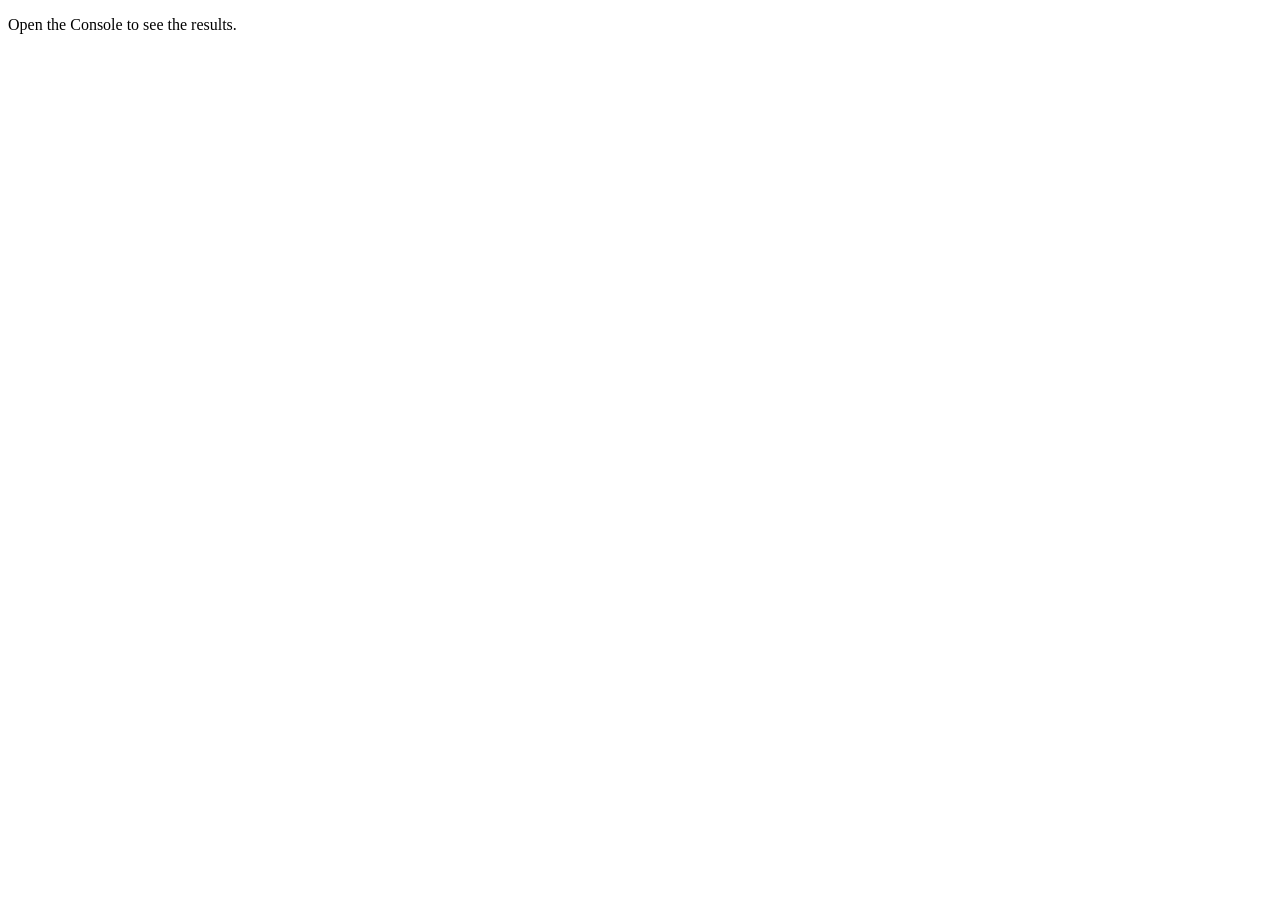
<file: day3/index.html>
<!doctype html>
<html lang="en">
  <head>
    <meta charset="UTF-8" />
    <meta name="viewport" content="width=device-width, initial-scale=1.0" />
    <title>Notes Toolkit</title>
    <script src="script.js" defer></script>
  </head>
  <body>
    <p>Open the Console to see the results.</p>
  </body>
</html>
</file>
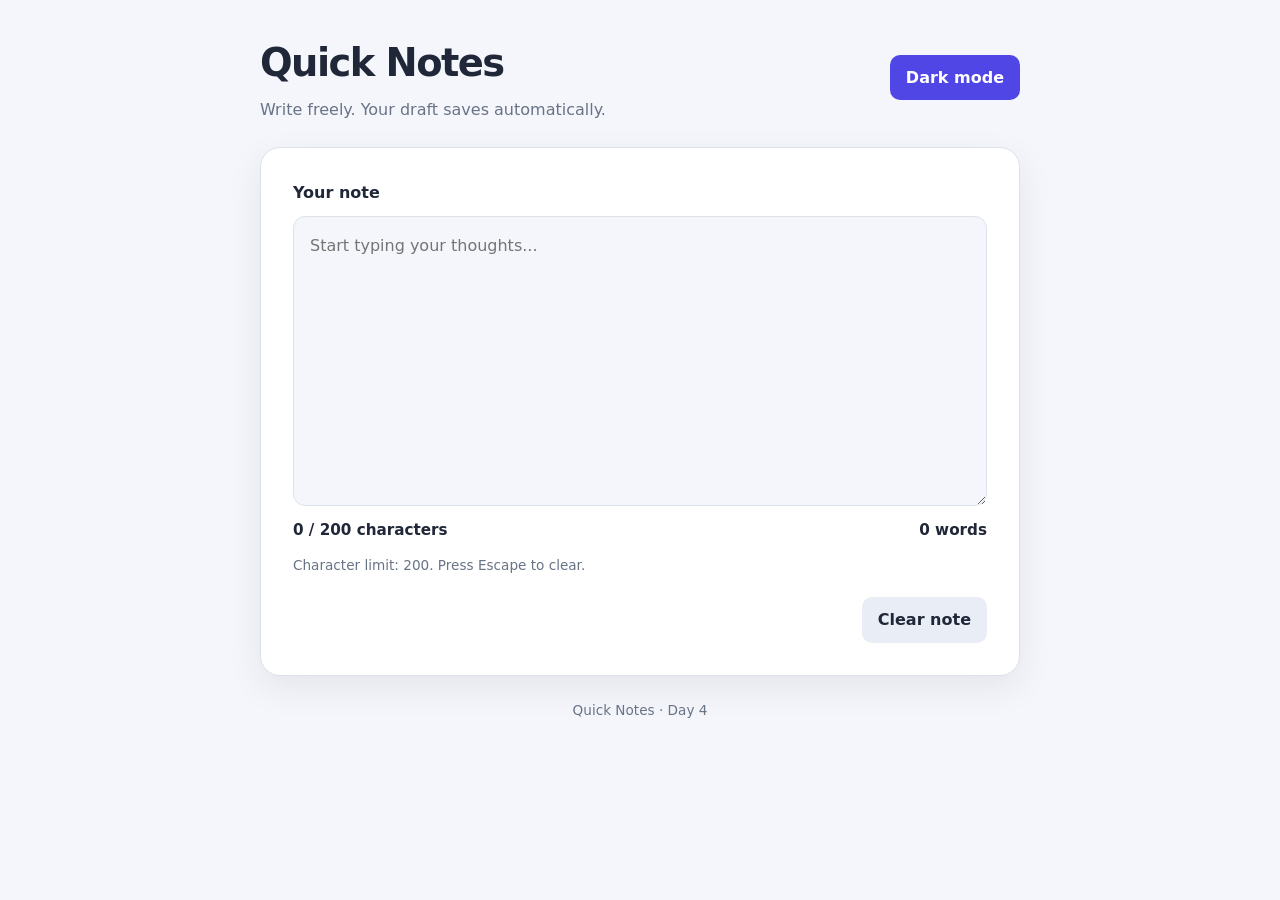
<file: day4/index.html>
<!DOCTYPE html>
<html lang="en">
<head>
  <meta charset="UTF-8">
  <meta name="viewport" content="width=device-width, initial-scale=1.0">
  <title>Live Character Counter</title>
  <link rel="stylesheet" href="style.css">
  <script src="script.js" defer></script>
</head>
<body>
  <main class="container">
    <header class="page-header">
      <div>
        <h1>Quick Notes</h1>
        <p class="subtitle">Write freely. Your draft saves automatically.</p>
      </div>
      <button id="theme-toggle" type="button">Dark mode</button>
    </header>

    <section class="note-card">
      <label for="note-text">Your note</label>

      <textarea
        id="note-text"
        maxlength="5000"
        placeholder="Start typing your thoughts..."
        rows="10"
      ></textarea>

      <div class="counter-row">
        <p id="char-count" aria-live="polite">0 / 200 characters</p>
        <p id="word-count" aria-live="polite">0 words</p>
      </div>

      <p class="hint">Character limit: 200. Press Escape to clear.</p>

      <div class="actions">
        <button id="clear-btn" type="button">Clear note</button>
      </div>
    </section>

    <footer>
      <p>Quick Notes · Day 4</p>
    </footer>
  </main>
</body>
</html>
</file>
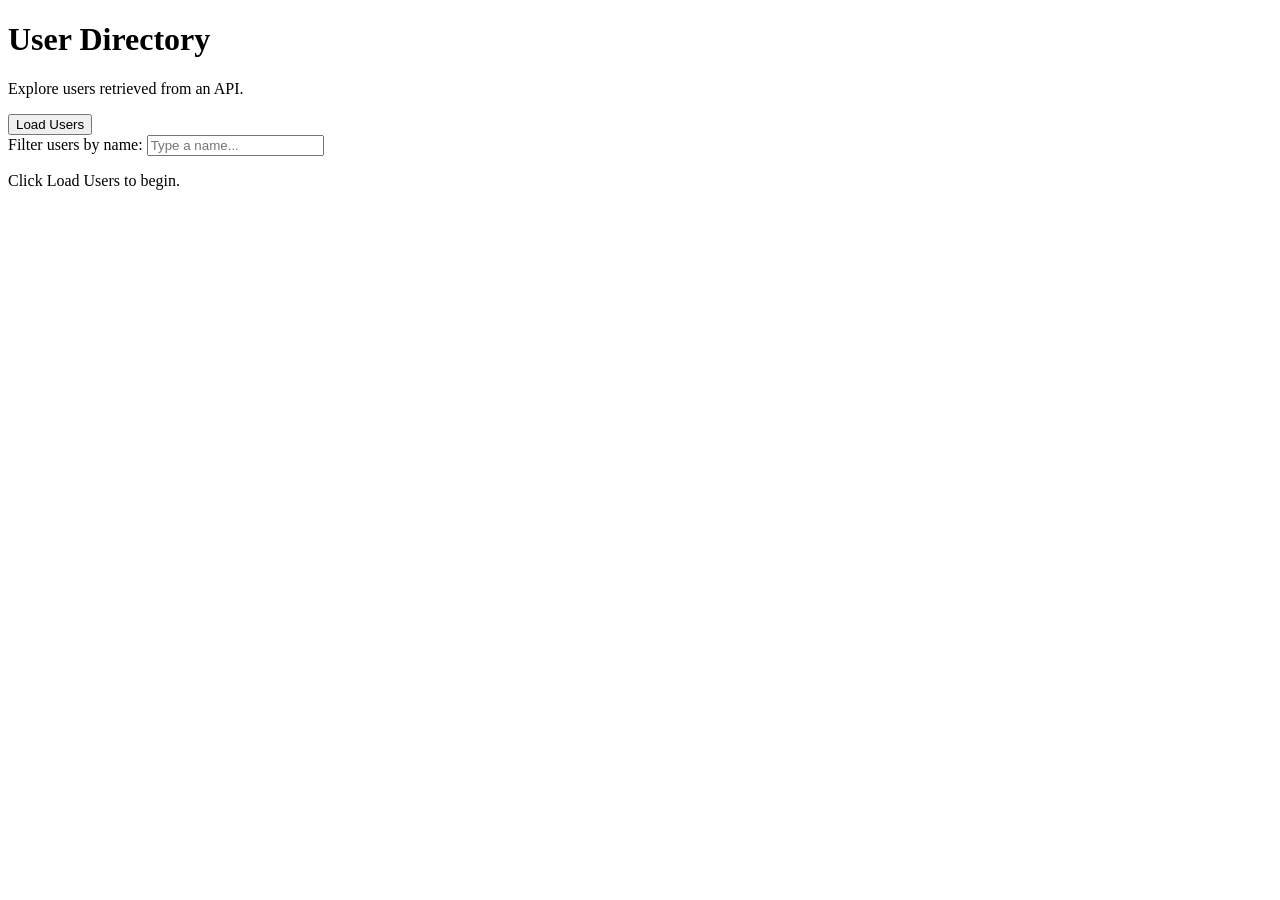
<file: day5/index.html>
<!DOCTYPE html>
<html lang="en">
<head>
  <meta charset="UTF-8">
  <meta name="viewport" content="width=device-width, initial-scale=1.0">
  <title>Day 5 | User Directory</title>
  <script src="users.js" defer></script>
</head>
<body>
  <main>
    <h1>User Directory</h1>
    <p>Explore users retrieved from an API.</p>

    <button id="load-users" type="button">Load Users</button>

    <div>
      <label for="filter-input">Filter users by name:</label>
      <input
        id="filter-input"
        type="search"
        placeholder="Type a name..."
        autocomplete="off"
      >
    </div>

    <p id="status" role="status" aria-live="polite">
      Click Load Users to begin.
    </p>

    <ul id="users-list"></ul>
  </main>
</body>
</html>
</file>
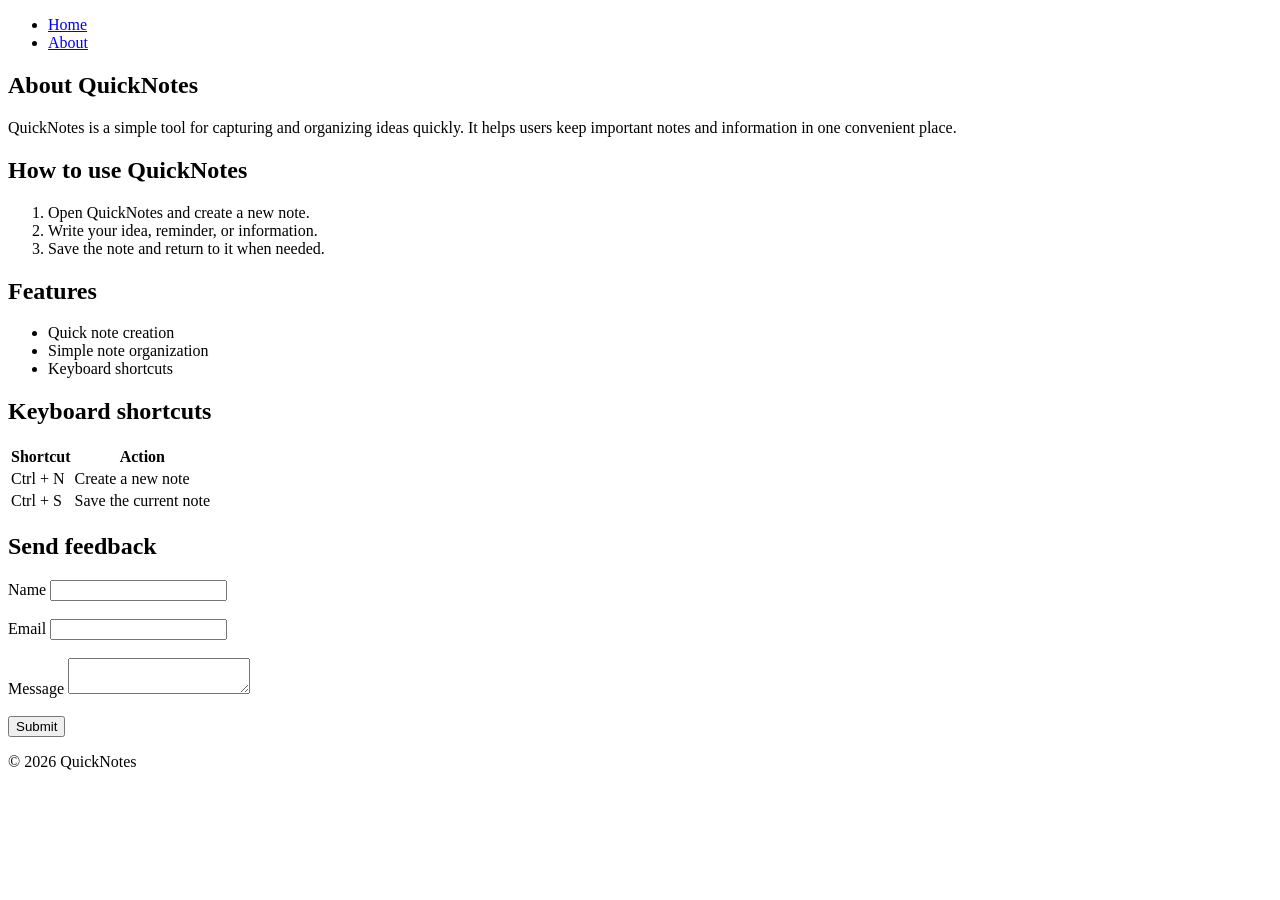
<file: day1/about.html>
<!doctype html>
<html lang="en">
  <head>
    <meta charset="UTF-8" />
    <meta name="viewport" content="width=device-width, initial-scale=1.0" />
    <title>About QuickNotes</title>
  </head>

  <body>
    <header>
      <nav>
        <ul>
          <li><a href="index.html">Home</a></li>
          <li><a href="about.html">About</a></li>
        </ul>
      </nav>
    </header>

    <main>
      <h2>About QuickNotes</h2>

      <p>
        QuickNotes is a simple tool for capturing and organizing ideas quickly.
        It helps users keep important notes and information in one convenient place.
      </p>

      <section>
        <h2>How to use QuickNotes</h2>
        <ol>
          <li>Open QuickNotes and create a new note.</li>
          <li>Write your idea, reminder, or information.</li>
          <li>Save the note and return to it when needed.</li>
        </ol>
      </section>

      <section>
        <h2>Features</h2>
        <ul>
          <li>Quick note creation</li>
          <li>Simple note organization</li>
          <li>Keyboard shortcuts</li>
        </ul>
      </section>

      <section>
        <h2>Keyboard shortcuts</h2>

        <table>
          <thead>
            <tr>
              <th scope="col">Shortcut</th>
              <th scope="col">Action</th>
            </tr>
          </thead>

          <tbody>
            <tr>
              <td>Ctrl + N</td>
              <td>Create a new note</td>
            </tr>
            <tr>
              <td>Ctrl + S</td>
              <td>Save the current note</td>
            </tr>
          </tbody>
        </table>
      </section>

      <section>
        <h2>Send feedback</h2>

        <form>
          <label for="name">Name</label>
          <input type="text" id="name" name="name" required />

          <br /><br />

          <label for="email">Email</label>
          <input type="email" id="email" name="email" required />

          <br /><br />

          <label for="message">Message</label>
          <textarea id="message" name="message" required></textarea>

          <br /><br />

          <button type="submit">Submit</button>
        </form>
      </section>
    </main>

    <footer>
      <p>&copy; 2026 QuickNotes</p>
    </footer>
  </body>
</html>
</file>
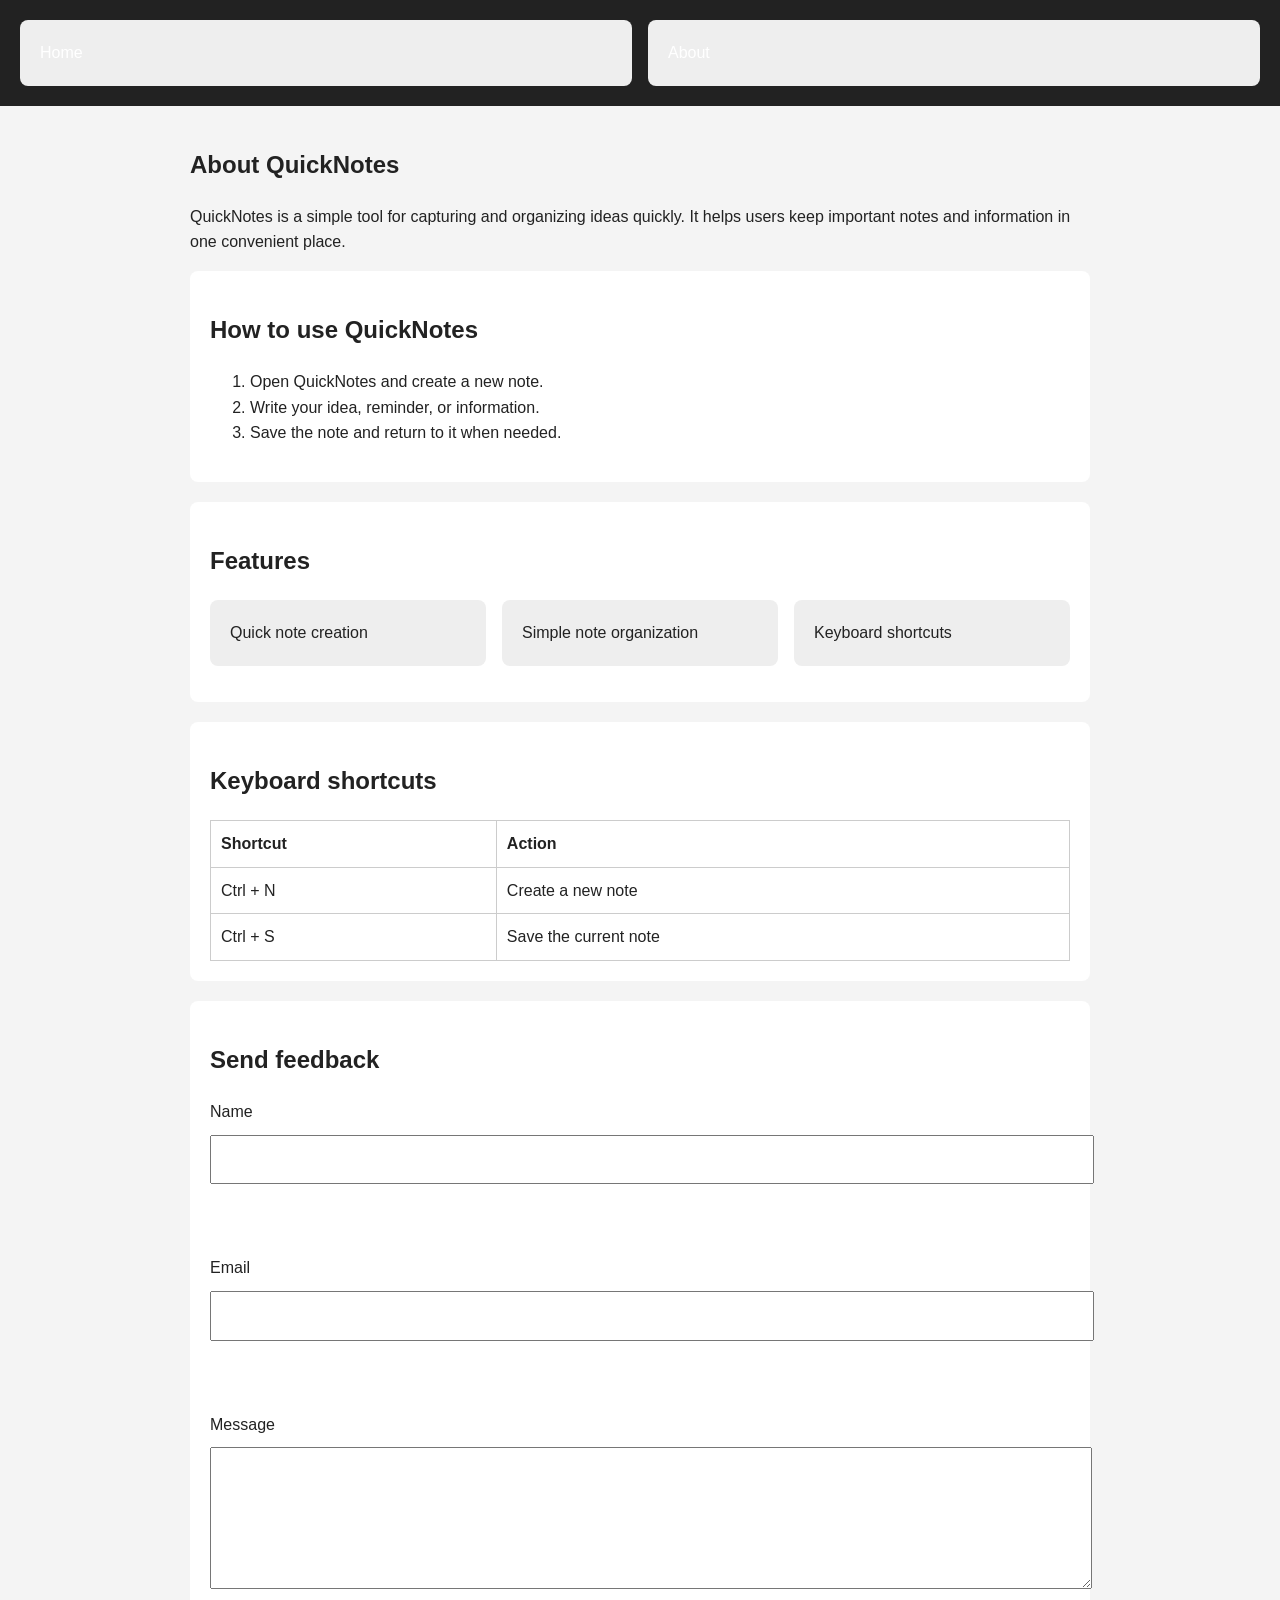
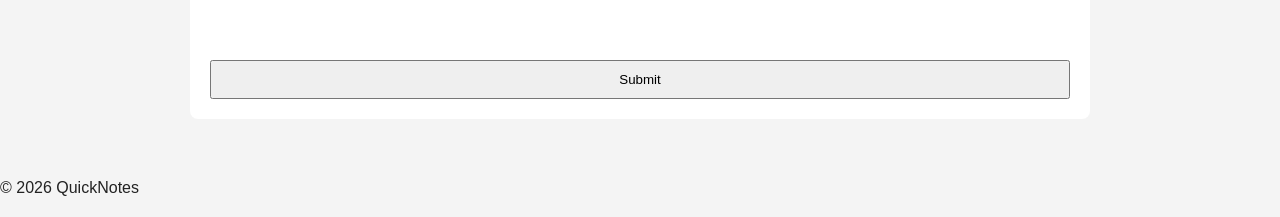
<file: day2/about.html>
<!doctype html>
<html lang="en">
  <head>
    <meta charset="UTF-8" />
    <meta name="viewport" content="width=device-width, initial-scale=1.0" />
    <title>About QuickNotes</title>
    <link rel="stylesheet" href="style.css" />
    <link rel="stylesheet" href="style.css" />
  </head>

  <body>
    <header>
      <nav>
        <ul class="features">
          <li><a href="index.html">Home</a></li>
          <li><a href="about.html">About</a></li>
        </ul>
      </nav>
    </header>

    <main>
      <h2>About QuickNotes</h2>

      <p>
        QuickNotes is a simple tool for capturing and organizing ideas quickly.
        It helps users keep important notes and information in one convenient place.
      </p>

      <section>
        <h2>How to use QuickNotes</h2>
        <ol>
          <li>Open QuickNotes and create a new note.</li>
          <li>Write your idea, reminder, or information.</li>
          <li>Save the note and return to it when needed.</li>
        </ol>
      </section>

      <section>
        <h2>Features</h2>
        <ul class="features">
          <li>Quick note creation</li>
          <li>Simple note organization</li>
          <li>Keyboard shortcuts</li>
        </ul>
      </section>

      <section>
        <h2>Keyboard shortcuts</h2>

        <table>
          <thead>
            <tr>
              <th scope="col">Shortcut</th>
              <th scope="col">Action</th>
            </tr>
          </thead>

          <tbody>
            <tr>
              <td>Ctrl + N</td>
              <td>Create a new note</td>
            </tr>
            <tr>
              <td>Ctrl + S</td>
              <td>Save the current note</td>
            </tr>
          </tbody>
        </table>
      </section>

      <section>
        <h2>Send feedback</h2>

        <form>
          <label for="name">Name</label>
          <input type="text" id="name" name="name" required />

          <br /><br />

          <label for="email">Email</label>
          <input type="email" id="email" name="email" required />

          <br /><br />

          <label for="message">Message</label>
          <textarea id="message" name="message" required></textarea>

          <br /><br />

          <button type="submit">Submit</button>
        </form>
      </section>
    </main>

    <footer>
      <p>&copy; 2026 QuickNotes</p>
    </footer>
  </body>
</html>
</file>
<file: day4/style.css>
:root {
  color-scheme: light;
  --bg: #f4f6fb;
  --surface: #ffffff;
  --text: #202738;
  --muted: #697386;
  --border: #dce2ec;
  --accent: #4f46e5;
  --accent-text: #ffffff;
  --button-secondary: #e9edf5;
  --warning: #b45309;
  --danger: #dc2626;
  --shadow: 0 12px 35px rgb(32 39 56 / 8%);
}

body.dark {
  color-scheme: dark;
  --bg: #111827;
  --surface: #1f2937;
  --text: #f3f4f6;
  --muted: #aab4c5;
  --border: #374151;
  --accent: #818cf8;
  --accent-text: #111827;
  --button-secondary: #374151;
  --warning: #fbbf24;
  --danger: #f87171;
  --shadow: 0 12px 35px rgb(0 0 0 / 20%);
}

* {
  box-sizing: border-box;
}

body {
  margin: 0;
  min-height: 100vh;
  padding: 32px 16px;
  background: var(--bg);
  color: var(--text);
  font-family: system-ui, -apple-system, sans-serif;
  line-height: 1.6;
  transition: background 0.2s, color 0.2s;
}

.container {
  width: 100%;
  max-width: 760px;
  margin: 0 auto;
}

.page-header {
  display: flex;
  align-items: center;
  justify-content: space-between;
  gap: 16px;
  margin-bottom: 24px;
}

h1 {
  margin: 0;
  font-size: clamp(1.7rem, 6vw, 2.4rem);
  letter-spacing: -0.04em;
}

.subtitle,
.hint,
footer {
  color: var(--muted);
}

.subtitle {
  margin: 4px 0 0;
}

.note-card {
  padding: clamp(18px, 5vw, 32px);
  background: var(--surface);
  border: 1px solid var(--border);
  border-radius: 20px;
  box-shadow: var(--shadow);
}

label {
  display: block;
  margin-bottom: 10px;
  font-weight: 700;
}

textarea {
  display: block;
  width: 100%;
  min-height: 220px;
  resize: vertical;
  padding: 16px;
  border: 1px solid var(--border);
  border-radius: 12px;
  background: var(--bg);
  color: var(--text);
  font: inherit;
  outline: none;
}

textarea:focus {
  border-color: var(--accent);
  box-shadow: 0 0 0 3px
    color-mix(in srgb, var(--accent) 20%, transparent);
}

.counter-row {
  display: flex;
  flex-wrap: wrap;
  justify-content: space-between;
  gap: 8px;
  margin-top: 12px;
}

.counter-row p {
  margin: 0;
  font-size: 0.95rem;
  font-weight: 600;
}

.warning {
  color: var(--warning);
}

.over {
  color: var(--danger);
  font-weight: 700;
}

.hint {
  font-size: 0.85rem;
}

.actions {
  display: flex;
  justify-content: flex-end;
  margin-top: 20px;
}

button {
  min-height: 44px;
  padding: 10px 16px;
  border: 0;
  border-radius: 10px;
  background: var(--accent);
  color: var(--accent-text);
  font: inherit;
  font-weight: 650;
  cursor: pointer;
}

button:hover {
  filter: brightness(1.08);
}

button:focus-visible {
  outline: 3px solid var(--warning);
  outline-offset: 3px;
}

#clear-btn {
  background: var(--button-secondary);
  color: var(--text);
}

footer {
  margin-top: 24px;
  text-align: center;
  font-size: 0.85rem;
}

@media (max-width: 480px) {
  .page-header {
    align-items: flex-start;
  }

  .page-header button {
    flex-shrink: 0;
  }
}
</file>
<file: day2/style.css>
cat > day2/style.css <<'EOF'
* {
  box-sizing: border-box;
}

body {
  margin: 0;
  font-family: Arial, sans-serif;
  background: #f4f4f4;
  color: #222;
  line-height: 1.6;
}

header {
  background: #222;
  padding: 20px;
}

nav ul {
  list-style: none;
  display: flex;
  justify-content: center;
  gap: 16px;
  margin: 0;
  padding: 0;
}

nav a {
  color: white;
  text-decoration: none;
  transition: opacity 0.2s ease;
}

nav a:hover {
  opacity: 0.7;
}

main {
  max-width: 900px;
  margin: 0 auto;
  padding: 20px;
}

section {
  background: white;
  padding: 20px;
  margin-bottom: 20px;
  border-radius: 8px;
}

.features {
  display: grid;
  grid-template-columns: repeat(auto-fit, minmax(180px, 1fr));
  gap: 16px;
  padding: 0;
  list-style: none;
}

.features li {
  background: #eee;
  padding: 20px;
  border-radius: 8px;
}

table {
  width: 100%;
  border-collapse: collapse;
}

th,
td {
  border: 1px solid #ccc;
  padding: 10px;
  text-align: left;
}

form {
  display: flex;
  flex-direction: column;
  gap: 10px;
}

input,
textarea {
  width: 100%;
  padding: 10px;
  font: inherit;
}

textarea {
  min-height: 120px;
}

button {
  padding: 10px 16px;
  cursor: pointer;
  transition: transform 0.2s ease, opacity 0.2s ease;
}

button:hover {
  transform: translateY(-2px);
  opacity: 0.85;
}

@media (max-width: 600px) {
  header {
    padding: 12px;
  }

  nav a {
    font-size: 14px;
  }

  main {
    padding: 12px;
  }
}
EOF
</file>
